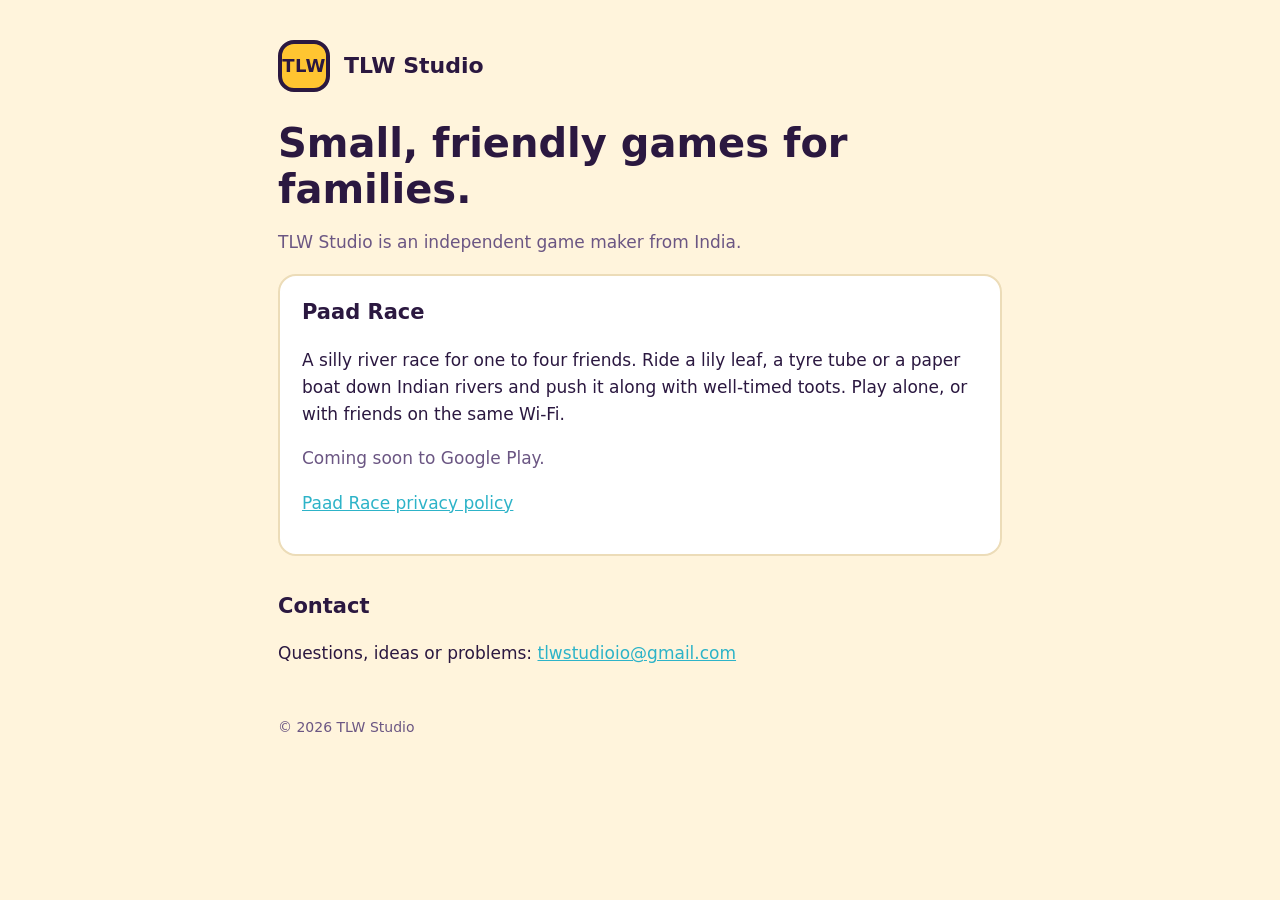
<file: index.html>
<!doctype html>
<html lang="en">
<head>
<meta charset="utf-8">
<meta name="viewport" content="width=device-width, initial-scale=1, viewport-fit=cover">
<title>TLW Studio</title>
<meta name="description" content="TLW Studio makes small, friendly games for families.">
<link rel="stylesheet" href="/style.css">
</head>
<body>
<div class="wrap">
  <header class="brand"><div class="mark">TLW</div><a href="/">TLW Studio</a></header>

  <h1>Small, friendly games for families.</h1>
  <p class="muted">TLW Studio is an independent game maker from India.</p>

  <div class="card">
    <h2>Paad Race</h2>
    <p>A silly river race for one to four friends. Ride a lily leaf, a tyre tube or a paper boat down Indian rivers and push it along with well-timed toots. Play alone, or with friends on the same Wi-Fi.</p>
    <p class="muted">Coming soon to Google Play.</p>
    <p><a href="/paad-race/privacy/">Paad Race privacy policy</a></p>
  </div>

  <h2>Contact</h2>
  <p>Questions, ideas or problems: <a href="mailto:tlwstudioio@gmail.com">tlwstudioio@gmail.com</a></p>

  <footer>© 2026 TLW Studio</footer>
</div>
</body>
</html>
</file>
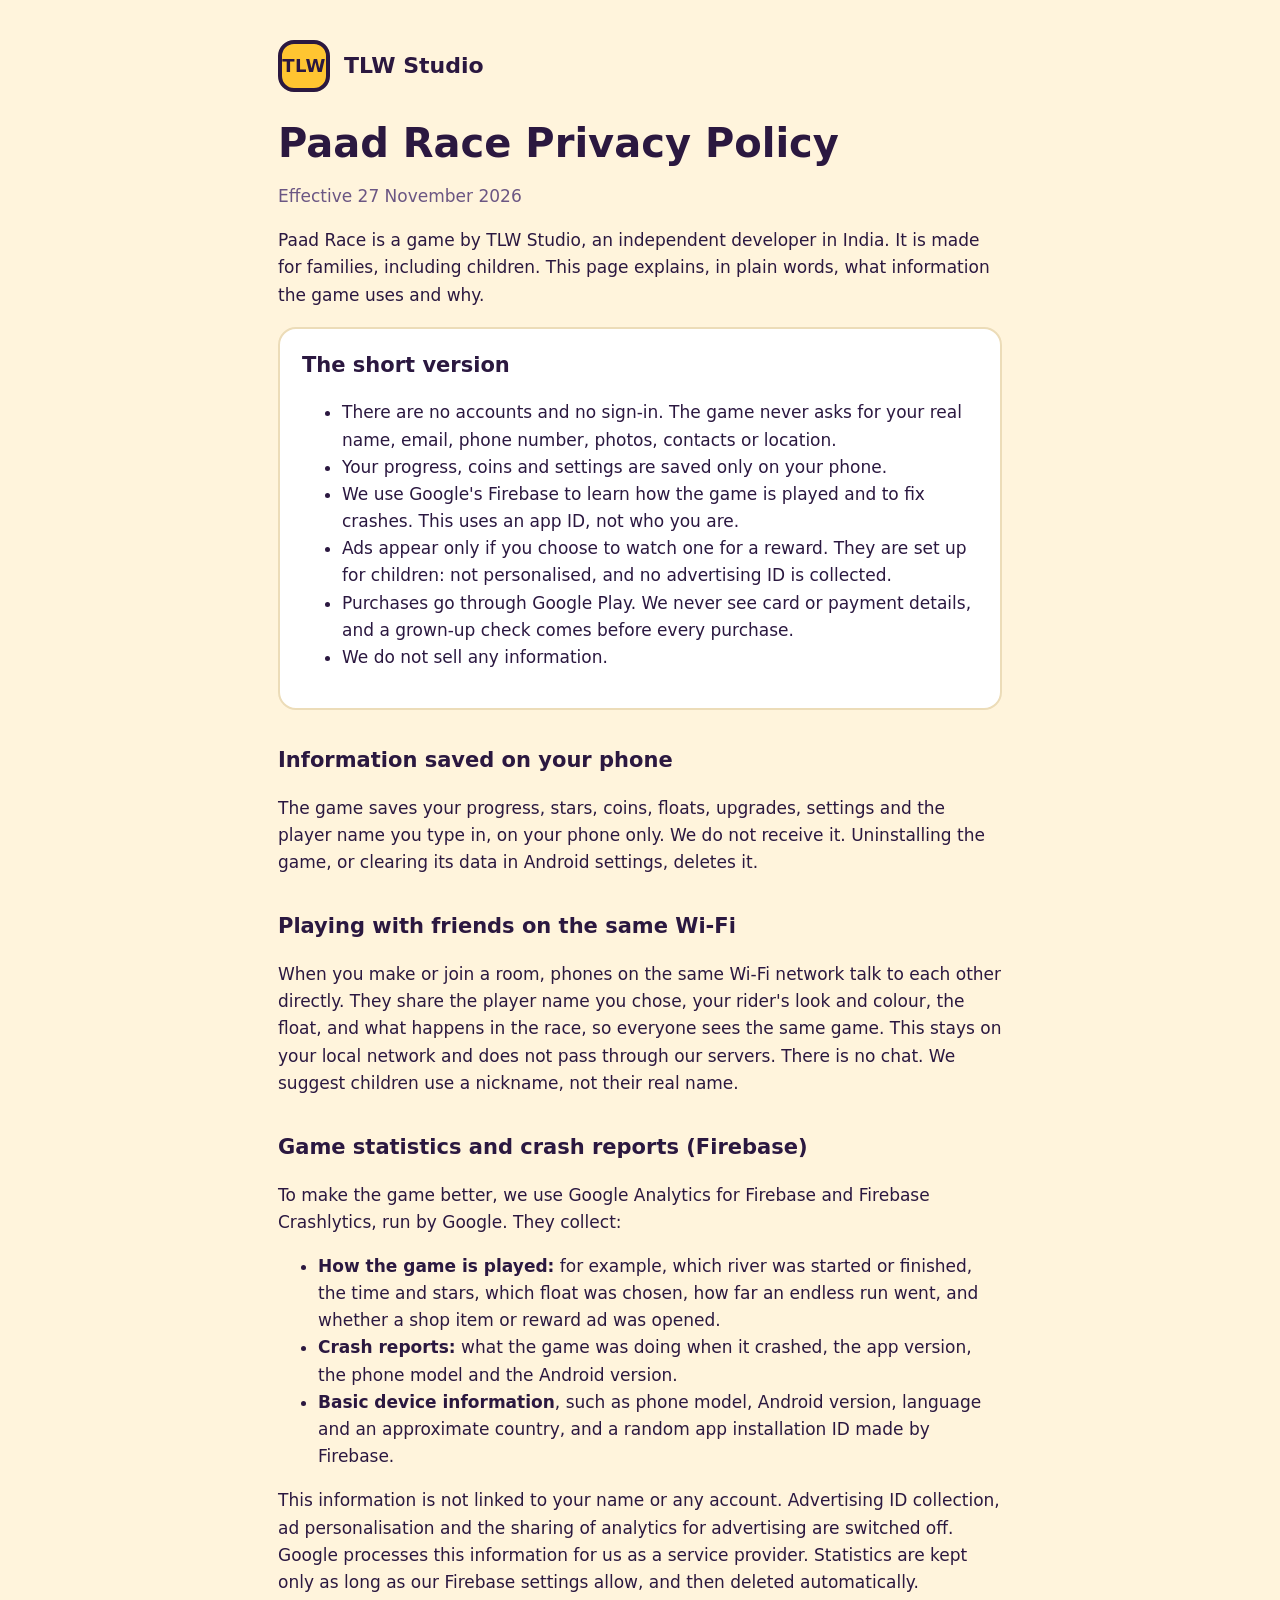
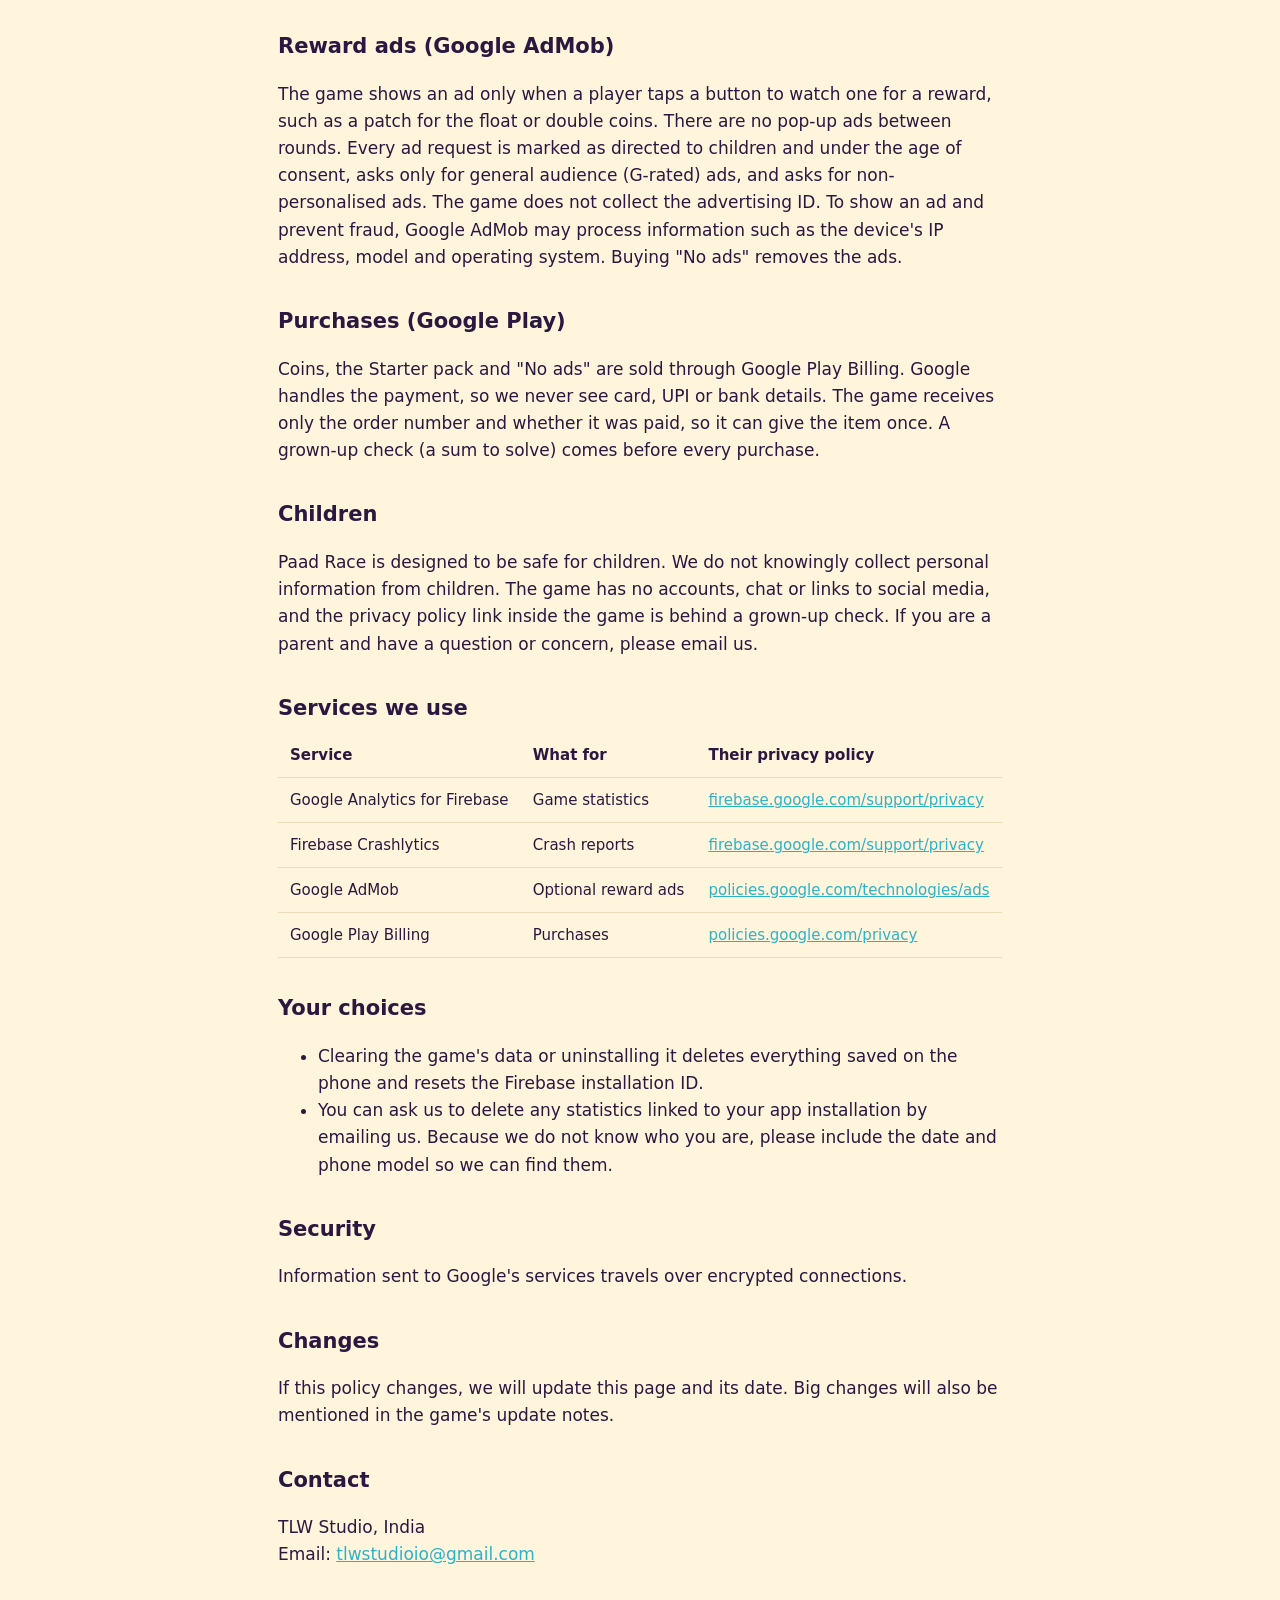
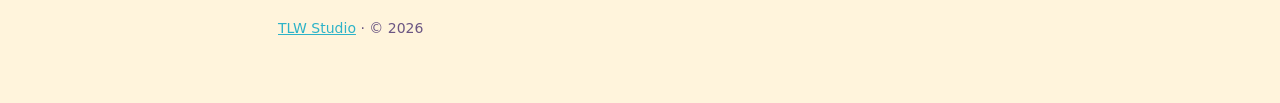
<file: paad-race/privacy/index.html>
<!doctype html>
<html lang="en">
<head>
<meta charset="utf-8">
<meta name="viewport" content="width=device-width, initial-scale=1, viewport-fit=cover">
<title>Paad Race Privacy Policy</title>
<meta name="description" content="How Paad Race by TLW Studio handles information.">
<link rel="stylesheet" href="/style.css">
</head>
<body>
<div class="wrap">
  <header class="brand"><div class="mark">TLW</div><a href="/">TLW Studio</a></header>

  <h1>Paad Race Privacy Policy</h1>
  <p class="muted">Effective 27 November 2026</p>

  <p>Paad Race is a game by TLW Studio, an independent developer in India. It is made for families, including children. This page explains, in plain words, what information the game uses and why.</p>

  <div class="card">
    <h2>The short version</h2>
    <ul>
      <li>There are no accounts and no sign-in. The game never asks for your real name, email, phone number, photos, contacts or location.</li>
      <li>Your progress, coins and settings are saved only on your phone.</li>
      <li>We use Google's Firebase to learn how the game is played and to fix crashes. This uses an app ID, not who you are.</li>
      <li>Ads appear only if you choose to watch one for a reward. They are set up for children: not personalised, and no advertising ID is collected.</li>
      <li>Purchases go through Google Play. We never see card or payment details, and a grown-up check comes before every purchase.</li>
      <li>We do not sell any information.</li>
    </ul>
  </div>

  <h2>Information saved on your phone</h2>
  <p>The game saves your progress, stars, coins, floats, upgrades, settings and the player name you type in, on your phone only. We do not receive it. Uninstalling the game, or clearing its data in Android settings, deletes it.</p>

  <h2>Playing with friends on the same Wi-Fi</h2>
  <p>When you make or join a room, phones on the same Wi-Fi network talk to each other directly. They share the player name you chose, your rider's look and colour, the float, and what happens in the race, so everyone sees the same game. This stays on your local network and does not pass through our servers. There is no chat. We suggest children use a nickname, not their real name.</p>

  <h2>Game statistics and crash reports (Firebase)</h2>
  <p>To make the game better, we use Google Analytics for Firebase and Firebase Crashlytics, run by Google. They collect:</p>
  <ul>
    <li><strong>How the game is played:</strong> for example, which river was started or finished, the time and stars, which float was chosen, how far an endless run went, and whether a shop item or reward ad was opened.</li>
    <li><strong>Crash reports:</strong> what the game was doing when it crashed, the app version, the phone model and the Android version.</li>
    <li><strong>Basic device information</strong>, such as phone model, Android version, language and an approximate country, and a random app installation ID made by Firebase.</li>
  </ul>
  <p>This information is not linked to your name or any account. Advertising ID collection, ad personalisation and the sharing of analytics for advertising are switched off. Google processes this information for us as a service provider. Statistics are kept only as long as our Firebase settings allow, and then deleted automatically.</p>

  <h2>Reward ads (Google AdMob)</h2>
  <p>The game shows an ad only when a player taps a button to watch one for a reward, such as a patch for the float or double coins. There are no pop-up ads between rounds. Every ad request is marked as directed to children and under the age of consent, asks only for general audience (G-rated) ads, and asks for non-personalised ads. The game does not collect the advertising ID. To show an ad and prevent fraud, Google AdMob may process information such as the device's IP address, model and operating system. Buying "No ads" removes the ads.</p>

  <h2>Purchases (Google Play)</h2>
  <p>Coins, the Starter pack and "No ads" are sold through Google Play Billing. Google handles the payment, so we never see card, UPI or bank details. The game receives only the order number and whether it was paid, so it can give the item once. A grown-up check (a sum to solve) comes before every purchase.</p>

  <h2>Children</h2>
  <p>Paad Race is designed to be safe for children. We do not knowingly collect personal information from children. The game has no accounts, chat or links to social media, and the privacy policy link inside the game is behind a grown-up check. If you are a parent and have a question or concern, please email us.</p>

  <h2>Services we use</h2>
  <div class="table">
  <table>
    <tr><th>Service</th><th>What for</th><th>Their privacy policy</th></tr>
    <tr><td>Google Analytics for Firebase</td><td>Game statistics</td><td><a href="https://firebase.google.com/support/privacy">firebase.google.com/support/privacy</a></td></tr>
    <tr><td>Firebase Crashlytics</td><td>Crash reports</td><td><a href="https://firebase.google.com/support/privacy">firebase.google.com/support/privacy</a></td></tr>
    <tr><td>Google AdMob</td><td>Optional reward ads</td><td><a href="https://policies.google.com/technologies/ads">policies.google.com/technologies/ads</a></td></tr>
    <tr><td>Google Play Billing</td><td>Purchases</td><td><a href="https://policies.google.com/privacy">policies.google.com/privacy</a></td></tr>
  </table>
  </div>

  <h2>Your choices</h2>
  <ul>
    <li>Clearing the game's data or uninstalling it deletes everything saved on the phone and resets the Firebase installation ID.</li>
    <li>You can ask us to delete any statistics linked to your app installation by emailing us. Because we do not know who you are, please include the date and phone model so we can find them.</li>
  </ul>

  <h2>Security</h2>
  <p>Information sent to Google's services travels over encrypted connections.</p>

  <h2>Changes</h2>
  <p>If this policy changes, we will update this page and its date. Big changes will also be mentioned in the game's update notes.</p>

  <h2>Contact</h2>
  <p>TLW Studio, India<br>Email: <a href="mailto:tlwstudioio@gmail.com">tlwstudioio@gmail.com</a></p>

  <footer><a href="/">TLW Studio</a> · © 2026</footer>
</div>
</body>
</html>
</file>
<file: style.css>
:root {
  --ink: #2b1840;
  --ink-soft: #6b5683;
  --paper: #fff4dc;
  --card: #ffffff;
  --haldi: #ffc531;
  --nadi: #2db3c8;
  --line: #ecdcb8;
}
@media (prefers-color-scheme: dark) {
  :root {
    --ink: #f6ecff;
    --ink-soft: #c9b8dd;
    --paper: #1c1230;
    --card: #271a40;
    --line: #3a2a58;
  }
}
* { box-sizing: border-box; }
html { -webkit-text-size-adjust: 100%; }
body {
  margin: 0;
  background: var(--paper);
  color: var(--ink);
  font: 17px/1.6 system-ui, -apple-system, "Segoe UI", Roboto, "Noto Sans", sans-serif;
}
.wrap {
  max-width: 760px;
  margin: 0 auto;
  padding: 40px max(18px, env(safe-area-inset-left)) 64px max(18px, env(safe-area-inset-right));
}
header.brand { display: flex; align-items: center; gap: 14px; margin-bottom: 28px; }
.mark {
  width: 52px; height: 52px; border-radius: 16px; background: var(--haldi);
  border: 4px solid #2b1840; display: grid; place-items: center;
  font-weight: 900; color: #2b1840; font-size: 18px; letter-spacing: .5px; flex: none;
}
.brand a { color: inherit; text-decoration: none; font-weight: 800; font-size: 22px; }
h1 { font-size: clamp(28px, 6vw, 40px); line-height: 1.15; margin: 0 0 8px; }
h2 { font-size: 21px; margin: 34px 0 8px; }
p, li { max-width: 68ch; }
.muted { color: var(--ink-soft); }
a { color: var(--nadi); }
.card {
  background: var(--card); border: 2px solid var(--line); border-radius: 18px;
  padding: 20px 22px; margin: 18px 0;
}
.card h2 { margin-top: 0; }
table { border-collapse: collapse; width: 100%; font-size: 15px; }
.table { overflow-x: auto; }
th, td { text-align: left; vertical-align: top; padding: 10px 12px; border-bottom: 1px solid var(--line); }
th { font-weight: 700; }
footer { margin-top: 48px; font-size: 14px; color: var(--ink-soft); }
</file>
